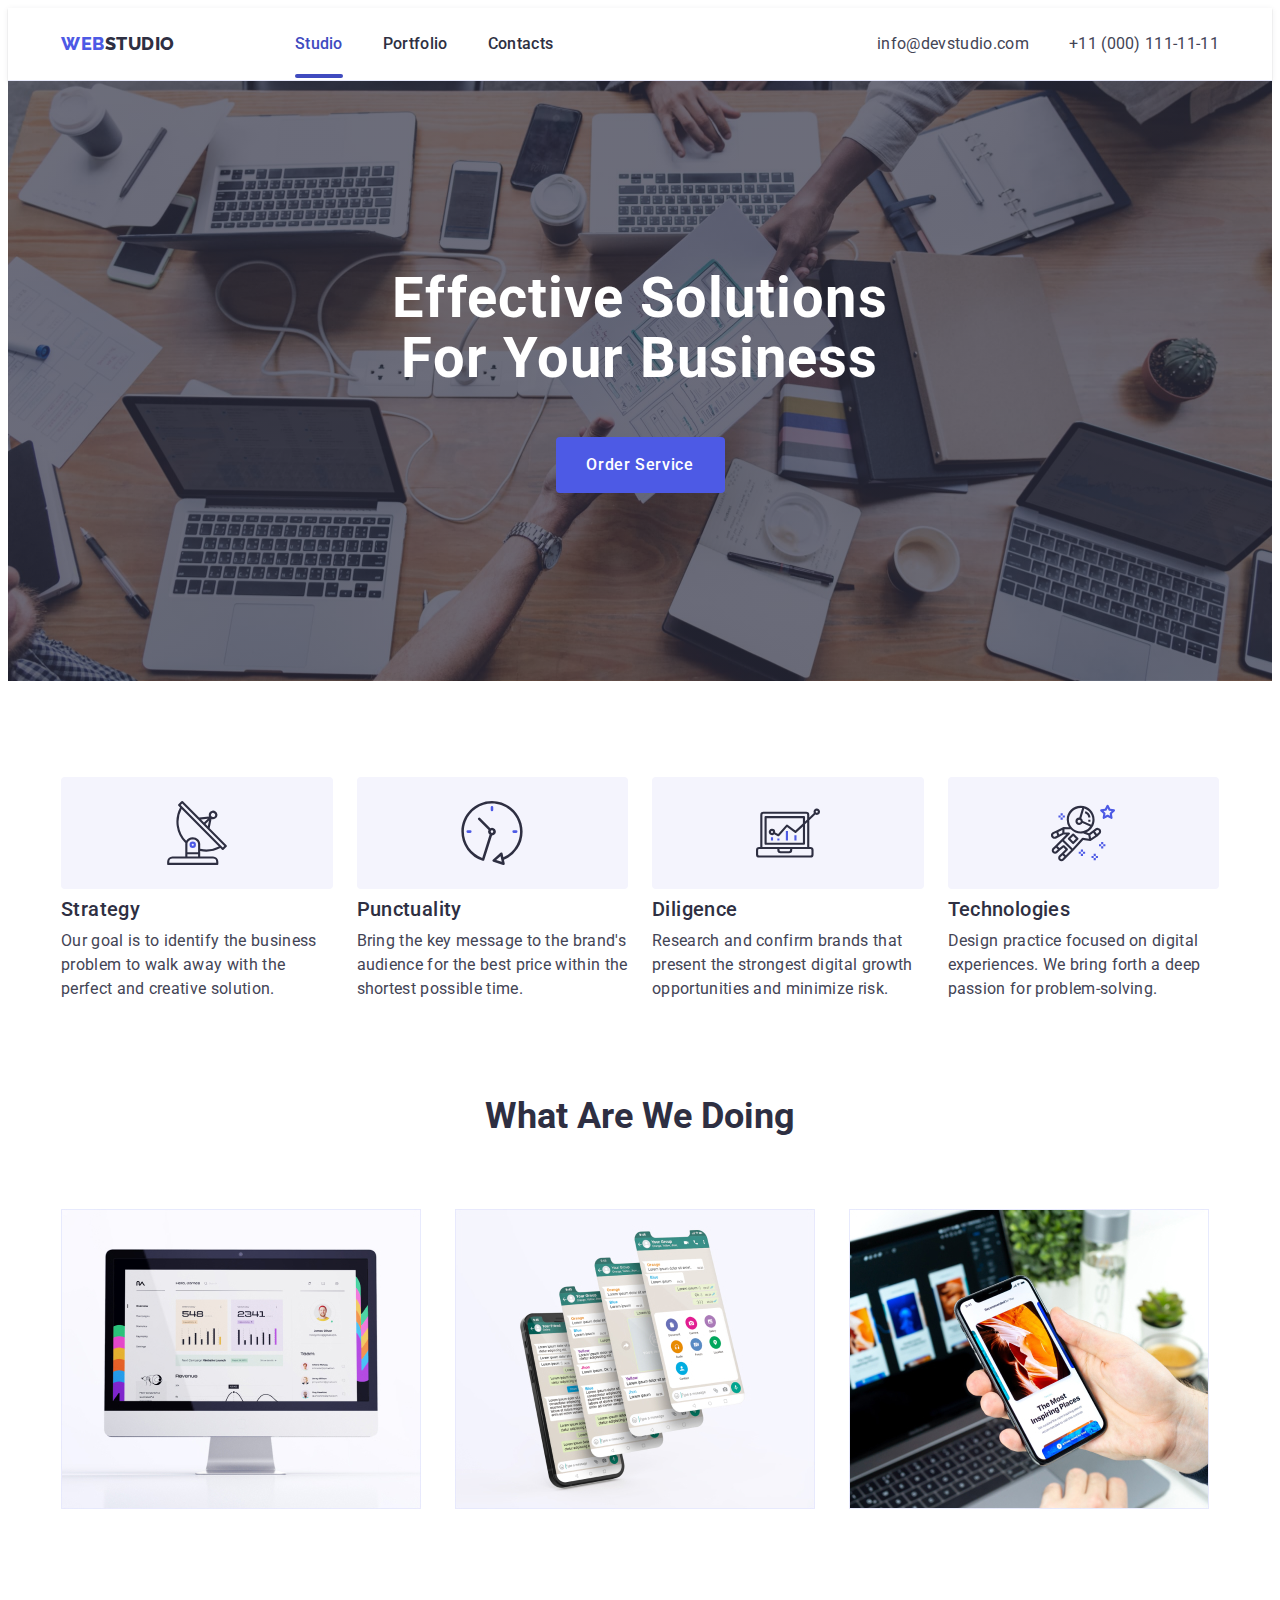
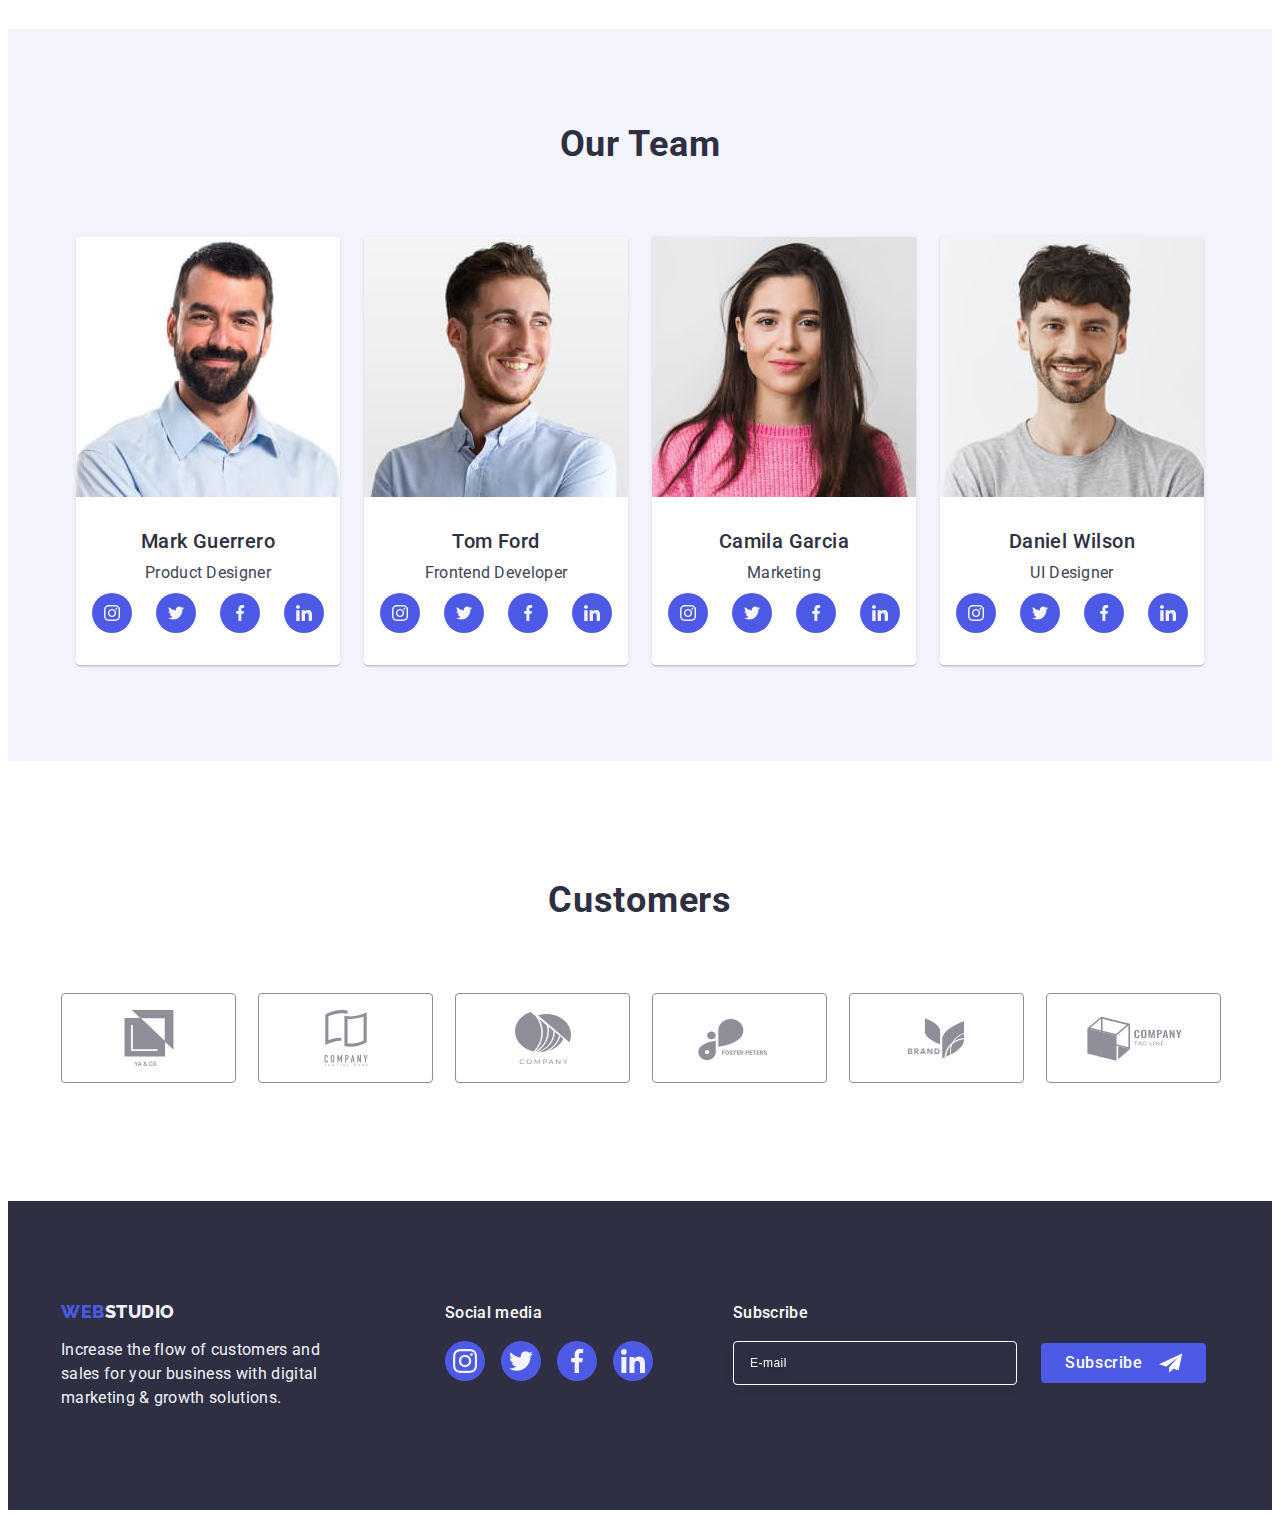
<file: index.html>
<!DOCTYPE html>
<html lang="en">
  <head>
    <meta charset="UTF-8" />
    <meta http-equiv="X-UA-Compatible" content="IE=edge" />
    <meta name="viewport" content="width=device-width, initial-scale=1.0" />
    <link rel="preconnect" href="https://fonts.googleapis.com" />
    <link rel="preconnect" href="https://fonts.gstatic.com" crossorigin />
    <link
      href="https://fonts.googleapis.com/css2?family=Raleway:wght@800&family=Roboto:wght@400;500;700&display=swap"
      rel="stylesheet"
    />
    <title>WebStudio</title>
    <link
      rel="stylesheet"
      href="https://cdnjs.cloudflare.com/ajax/libs/modern-normalize/2.0.0/modern-normalize.min.css"
      integrity="sha512-4xo8blKMVCiXpTaLzQSLSw3KFOVPWhm/TRtuPVc4WG6kUgjH6J03IBuG7JZPkcWMxJ5huwaBpOpnwYElP/m6wg=="
      crossorigin="anonymous"
      referrerpolicy="no-referrer"
    />
    <link rel="stylesheet" href="./css/styles.css" />
  </head>
  <body>
    <!-----------Header----------->
    <header class="header">
      <div class="container header-container">
        <nav class="header-navigation">
          <a href="./index.html" class="header-logo link"
            >Web<span class="header-span">Studio</span></a
          >
          <ul class="header-menu list">
            <li class="header-menu-item">
              <a href="./index.html" class="header-menu-link link current"
                >Studio</a
              >
            </li>
            <li class="header-menu-item">
              <a href="./portfolio.html" class="header-menu-link link"
                >Portfolio</a
              >
            </li>
            <li class="header-menu-item">
              <a href="" class="header-menu-link link">Contacts</a>
            </li>
          </ul>
        </nav>
        <address class="address">
          <ul class="address-list list">
            <li class="address-item">
              <a href="mailto:info@devstudio.com" class="address-link link"
                >info@devstudio.com</a
              >
            </li>
            <li class="address-item">
              <a href="tel:+110001111111" class="address-link link"
                >+11 (000) 111-11-11</a
              >
            </li>
          </ul>
        </address>
        <button type="button" class="open-menu-btn" data-menu-open>
          <svg class="icon-charm" width="32" height="22">
            <use href="./images/icons.svg#icon-charm-menu"></use>
          </svg>
        </button>
      </div>

      <div class="mob-menu is is-hidden" data-menu>
        <button type="button" class="mob-close-btn" data-menu-close>
          <svg class="" width="8" height="8">
            <use href="./images/icons.svg#icon-close"></use>
          </svg>
        </button>
        <ul class="mob-menu-list list">
          <li class="mob-menu-item">
            <a href="./index.html" class="mob-menu-link link current">Studio</a>
          </li>
          <li class="mob-menu-item">
            <a href="./portfolio.html" class="mob-menu-link link">Portfolio</a>
          </li>
          <li class="mob-menu-item">
            <a href="" class="mob-menu-link link">Contacts</a>
          </li>
        </ul>

        <ul class="mob-list list">
          <li class="mob-item">
            <a href="mailto:info@devstudio.com" class="mail-link link"
              >info@devstudio.com</a
            >
          </li>
          <li class="mob-item">
            <a href="tel:+110001111111" class="phone-link link"
              >+11 (000) 111-11-11</a
            >
          </li>
        </ul>

        <ul class="mob-social-list list">
          <li class="mob-social-icon">
            <a href="https://www.instagram.com/" class="mob-soc-network">
              <svg class="social-icon-item" width="16" height="16">
                <use href="./images/icons.svg#icon-instagram"></use>
              </svg>
            </a>
          </li>
          <li class="mob-social-icon">
            <a href="https://www.twitter.com/" class="mob-soc-network">
              <svg class="social-icon-item" width="16" height="16">
                <use href="./images/icons.svg#icon-twitter"></use>
              </svg>
            </a>
          </li>
          <li class="mob-social-icon">
            <a href="https://www.facebook.com/" class="mob-soc-network">
              <svg class="social-icon-item" width="16" height="16">
                <use href="./images/icons.svg#icon-facebook"></use>
              </svg>
            </a>
          </li>
          <li class="mob-social-icon">
            <a href="https://www.linkedin.com/" class="mob-soc-network">
              <svg class="social-icon-item" width="16" height="16">
                <use href="./images/icons.svg#icon-linkedin"></use>
              </svg>
            </a>
          </li>
        </ul>
      </div>
    </header>

    <main>
      <!-----------------Section: Hero------------->
      <section class="hero">
        <div class="container hero-container">
          <h1 class="hero-title">Effective Solutions For Your Business</h1>
          <button type="button" class="hero-btn" data-modal-open>
            Order Service
          </button>
        </div>
      </section>

      <!------------Section: About Us-------------->
      <section class="about">
        <div class="container">
          <h2 class="visually-hidden">Our preference</h2>
          <ul class="about-list list">
            <li class="about-item">
              <div class="icon-box">
                <svg class="about-icon" width="64" height="64">
                  <use href="./images/icons.svg#icon-antenna"></use>
                </svg>
              </div>
              <h3 class="about-subtitle">Strategy</h3>
              <p class="about-item-text">
                Our goal is to identify the business problem to walk away with
                the perfect and creative solution.
              </p>
            </li>
            <li class="about-item">
              <div class="icon-box">
                <svg class="about-icon" width="64" height="64">
                  <use href="./images/icons.svg#icon-clock"></use>
                </svg>
              </div>
              <h3 class="about-subtitle">Punctuality</h3>
              <p class="about-item-text">
                Bring the key message to the brand's audience for the best price
                within the shortest possible time.
              </p>
            </li>
            <li class="about-item">
              <div class="icon-box">
                <svg class="about-icon" width="64" height="64">
                  <use href="./images/icons.svg#icon-diagram"></use>
                </svg>
              </div>
              <h3 class="about-subtitle">Diligence</h3>
              <p class="about-item-text">
                Research and confirm brands that present the strongest digital
                growth opportunities and minimize risk.
              </p>
            </li>
            <li class="about-item">
              <div class="icon-box">
                <svg class="about-icon" width="64" height="64">
                  <use href="./images/icons.svg#icon-astronaut"></use>
                </svg>
              </div>
              <h3 class="about-subtitle">Technologies</h3>
              <p class="about-item-text">
                Design practice focused on digital experiences. We bring forth a
                deep passion for problem-solving.
              </p>
            </li>
          </ul>
        </div>
      </section>

      <!-------------Section: What Are We Doing------------->
      <section class="doing">
        <div class="container">
          <h2 class="doing-title">What Are We Doing</h2>
          <ul class="doing-list list">
            <li class="doing-item">
              <img
                srcset="./images/img-1.jpg 1x, ./images/img-1-2x.jpg 2x"
                src="./images/img-1.jpg"
                alt="example of PC app"
                width="360"
                height="300"
              />
            </li>
            <li class="doing-item">
              <img
                srcset="./images/img-2.jpg 1x, ./images/img-2-2x.jpg 2x"
                src="./images/img-2.jpg"
                alt="example of Mobile app"
                width="360"
                height="300"
              />
            </li>
            <li class="doing-item">
              <img
                srcset="./images/img-3.jpg 1x, ./images/img-3-2x.jpg 2x"
                src="./images/img-3.jpg"
                alt="example of sinchronized app"
                width="360"
                height="300"
              />
            </li>
          </ul>
        </div>
      </section>

      <!--------------Section: Our Team--------------->
      <section class="team">
        <div class="team-container container">
          <h2 class="team-title">Our Team</h2>
          <ul class="team-list list">
            <li class="team-item">
              <img
                srcset="./images/team-1.jpg 1x, ./images/team-1-2x.jpg 2x"
                src="./images/team-1.jpg"
                alt="photo of Mark Guerrero"
                width="264"
                height="260"
              />
              <div class="team-item-container">
                <h3 class="team-subtitle">Mark Guerrero</h3>
                <p class="team-item-text">Product Designer</p>
                <ul class="social-list list">
                  <li class="social-icon">
                    <a href="https://www.instagram.com/" class="soc-network">
                      <svg class="social-icon-item" width="16" height="16">
                        <use href="./images/icons.svg#icon-instagram"></use>
                      </svg>
                    </a>
                  </li>
                  <li class="social-icon">
                    <a href="https://www.twitter.com/" class="soc-network">
                      <svg class="social-icon-item" width="16" height="16">
                        <use href="./images/icons.svg#icon-twitter"></use>
                      </svg>
                    </a>
                  </li>
                  <li class="social-icon">
                    <a href="https://www.facebook.com/" class="soc-network">
                      <svg class="social-icon-item" width="16" height="16">
                        <use href="./images/icons.svg#icon-facebook"></use>
                      </svg>
                    </a>
                  </li>
                  <li class="social-icon">
                    <a href="https://www.linkedin.com/" class="soc-network">
                      <svg class="social-icon-item" width="16" height="16">
                        <use href="./images/icons.svg#icon-linkedin"></use>
                      </svg>
                    </a>
                  </li>
                </ul>
              </div>
            </li>

            <li class="team-item">
              <img
                srcset="./images/team-2.jpg 1x, ./images/team-2-2x.jpg 2x"
                src="./images/team-2.jpg"
                alt="photo of Tom Ford"
                width="264"
                height="260"
              />
              <div class="team-item-container">
                <h3 class="team-subtitle">Tom Ford</h3>
                <p class="team-item-text">Frontend Developer</p>
                <ul class="social-list list">
                  <li class="social-icon">
                    <a href="https://www.instagram.com/" class="soc-network">
                      <svg class="social-icon-item" width="16" height="16">
                        <use href="./images/icons.svg#icon-instagram"></use>
                      </svg>
                    </a>
                  </li>
                  <li class="social-icon">
                    <a href="https://www.twitter.com/" class="soc-network">
                      <svg class="social-icon-item" width="16" height="16">
                        <use href="./images/icons.svg#icon-twitter"></use>
                      </svg>
                    </a>
                  </li>
                  <li class="social-icon">
                    <a href="https://www.facebook.com/" class="soc-network">
                      <svg class="social-icon-item" width="16" height="16">
                        <use href="./images/icons.svg#icon-facebook"></use>
                      </svg>
                    </a>
                  </li>
                  <li class="social-icon">
                    <a href="https://www.linkedin.com/" class="soc-network">
                      <svg class="social-icon-item" width="16" height="16">
                        <use href="./images/icons.svg#icon-linkedin"></use>
                      </svg>
                    </a>
                  </li>
                </ul>
              </div>
            </li>

            <li class="team-item">
              <img
                srcset="./images/team-3.jpg 1x, ./images/team-3-2x.jpg 2x"
                src="./images/team-3.jpg"
                alt="photo of Camila Garcia"
                width="264"
                height="260"
              />
              <div class="team-item-container">
                <h3 class="team-subtitle">Camila Garcia</h3>
                <p class="team-item-text">Marketing</p>
                <ul class="social-list list">
                  <li class="social-icon">
                    <a href="https://www.instagram.com/" class="soc-network">
                      <svg class="social-icon-item" width="16" height="16">
                        <use href="./images/icons.svg#icon-instagram"></use>
                      </svg>
                    </a>
                  </li>
                  <li class="social-icon">
                    <a href="https://www.twitter.com/" class="soc-network">
                      <svg class="social-icon-item" width="16" height="16">
                        <use href="./images/icons.svg#icon-twitter"></use></svg
                    ></a>
                  </li>
                  <li class="social-icon">
                    <a href="https://www.facebook.com/" class="soc-network">
                      <svg class="social-icon-item" width="16" height="16">
                        <use href="./images/icons.svg#icon-facebook"></use>
                      </svg>
                    </a>
                  </li>
                  <li class="social-icon">
                    <a href="https://www.linkedin.com/" class="soc-network">
                      <svg class="social-icon-item" width="16" height="16">
                        <use href="./images/icons.svg#icon-linkedin"></use>
                      </svg>
                    </a>
                  </li>
                </ul>
              </div>
            </li>

            <li class="team-item">
              <img
                srcset="./images/team-4.jpg 1x, ./images/team-4-2x.jpg 2x"
                src="./images/team-4.jpg"
                alt="photo of Daniel Wilson"
                width="264"
                height="260"
              />
              <div class="team-item-container">
                <h3 class="team-subtitle">Daniel Wilson</h3>
                <p class="team-item-text">UI Designer</p>
                <ul class="social-list list">
                  <li class="social-icon">
                    <a href="https://www.instagram.com/" class="soc-network">
                      <svg class="social-icon-item" width="16" height="16">
                        <use href="./images/icons.svg#icon-instagram"></use>
                      </svg>
                    </a>
                  </li>
                  <li class="social-icon">
                    <a href="https://www.twitter.com/" class="soc-network">
                      <svg class="social-icon-item" width="16" height="16">
                        <use href="./images/icons.svg#icon-twitter"></use>
                      </svg>
                    </a>
                  </li>
                  <li class="social-icon">
                    <a href="https://www.facebook.com/" class="soc-network">
                      <svg class="social-icon-item" width="16" height="16">
                        <use href="./images/icons.svg#icon-facebook"></use>
                      </svg>
                    </a>
                  </li>
                  <li class="social-icon">
                    <a href="https://www.linkedin.com/" class="soc-network">
                      <svg class="social-icon-item" width="16" height="16">
                        <use href="./images/icons.svg#icon-linkedin"></use>
                      </svg>
                    </a>
                  </li>
                </ul>
              </div>
            </li>
          </ul>
        </div>
      </section>

      <!-------------Section:Customers------------->
      <section class="customers">
        <div class="container">
          <h2 class="customers-title">Customers</h2>
          <ul class="customers-list list">
            <li class="customers-item">
              <a class="customers-link" href="">
                <svg class="customer-icon" width="104" height="56">
                  <use href="./images/icons.svg#icon-customers-1"></use>
                </svg>
              </a>
            </li>
            <li class="customers-item">
              <a class="customers-link" href="">
                <svg class="customer-icon" width="104" height="56">
                  <use href="./images/icons.svg#icon-customers-2"></use>
                </svg>
              </a>
            </li>
            <li class="customers-item">
              <a class="customers-link" href="">
                <svg class="customer-icon" width="104" height="56">
                  <use href="./images/icons.svg#icon-customers-3"></use>
                </svg>
              </a>
            </li>
            <li class="customers-item">
              <a class="customers-link" href="">
                <svg class="customer-icon" width="104" height="56">
                  <use href="./images/icons.svg#icon-customers-4"></use>
                </svg>
              </a>
            </li>
            <li class="customers-item">
              <a class="customers-link" href="">
                <svg class="customer-icon" width="104" height="56">
                  <use href="./images/icons.svg#icon-customers-5"></use>
                </svg>
              </a>
            </li>
            <li class="customers-item">
              <a class="customers-link" href="">
                <svg class="customer-icon" width="104" height="56">
                  <use href="./images/icons.svg#icon-customers-6"></use>
                </svg>
              </a>
            </li>
          </ul>
        </div>
      </section>
    </main>

    <!---------------------Footer--------------------->
    <footer class="footer">
      <div class="footer-container container">
        <div class="footer-logo-container">
          <a href="./index.html" class="footer-logo link"
            >Web<span class="footer-span">Studio</span></a
          >
          <p class="footer-text">
            Increase the flow of customers and sales for your business with
            digital marketing & growth solutions.
          </p>
        </div>

        <div class="footer-soc-container">
          <p class="footer-soc-text">Social media</p>
          <ul class="footer-list list">
            <li class="footer-icon">
              <a href="https://www.instagram.com/" class="soc-network-footer">
                <svg class="footer-icon-item" width="24" height="24">
                  <use href="./images/icons.svg#icon-instagram"></use>
                </svg>
              </a>
            </li>
            <li class="footer-icon">
              <a href="https://www.twitter.com/" class="soc-network-footer">
                <svg class="footer-icon-item" width="24" height="24">
                  <use href="./images/icons.svg#icon-twitter"></use>
                </svg>
              </a>
            </li>
            <li class="footer-icon">
              <a href="https://www.facebook.com/" class="soc-network-footer">
                <svg class="footer-icon-item" width="24" height="24">
                  <use href="./images/icons.svg#icon-facebook"></use>
                </svg>
              </a>
            </li>
            <li class="footer-icon">
              <a href="https://www.linkedin.com/" class="soc-network-footer">
                <svg class="footer-icon-item" width="24" height="24">
                  <use href="./images/icons.svg#icon-linkedin"></use>
                </svg>
              </a>
            </li>
          </ul>
        </div>

        <div class="subscribe-box">
          <p class="footer-soc-text">Subscribe</p>
          <form class="subscribe-form">
            <label class="subscribe-label">
              <input
                name="email-subscribe"
                type="email"
                placeholder="E-mail"
                class="subscribe-input"
              />
            </label>
            <button type="submit" class="subscribe-button">
              Subscribe<svg class="subscribe-frame-icon" width="24" height="24">
                <use href="./images/icons.svg#icon-frame"></use>
              </svg>
            </button>
          </form>
        </div>
      </div>
    </footer>

    <!-----------------Modal window------------------->
    <div class="modal-container is-hidden" data-modal>
      <div class="modal-window">
        <button type="button" data-modal-close class="modal-close-btn">
          <svg class="icon-close" width="8" height="8">
            <use href="./images/icons.svg#icon-close"></use>
          </svg>
        </button>
        <p class="modal-title">Leave your contacts and we will call you back</p>
        <form class="modal-form">
          <div class="modal-field">
            <label for="user-name" class="modal-label">Name</label>
            <div class="input-wrap">
              <input
                id="user-name"
                name="user-name"
                type="text"
                class="modal-input"
                required
              />
              <svg class="modal-icon" width="18" height="24">
                <use href="./images/icons.svg#icon-person-icon"></use>
              </svg>
            </div>
          </div>

          <div class="modal-field">
            <label for="user-tel" class="modal-label">Phone</label>
            <div class="input-wrap">
              <input
                id="user-tel"
                name="user-tel"
                type="tel"
                class="modal-input"
                required
              />
              <svg class="modal-icon" width="18" height="24">
                <use href="./images/icons.svg#icon-phone-icon"></use>
              </svg>
            </div>
          </div>

          <div class="modal-field">
            <label for="user-email" class="modal-label">Email</label>
            <div class="input-wrap">
              <input
                id="user-email"
                name="user-email"
                type="email"
                class="modal-input"
                required
              />
              <svg class="modal-icon" width="18" height="24">
                <use href="./images/icons.svg#icon-email-icon"></use>
              </svg>
            </div>
          </div>

          <div class="modal-textarea-box">
            <label for="user-comment" class="modal-label">Comment</label>
            <textarea
              id="user-comment"
              name="user-comment"
              placeholder="Text input"
              class="modal-textarea"
            ></textarea>
          </div>

          <div class="modal-checkbox">
            <input
              type="checkbox"
              name="user-privacy"
              id="user-privacy"
              class="input-check visually-hidden"
              value="true"
            />
            <label for="user-privacy" class="check-text"
              ><span class="check-text-span">
                <svg class="icon-vector" width="10" height="8">
                  <use href="./images/icons.svg#icon-vector"></use></svg></span
              >I accept the terms and conditions of the
              <a href="" class="link user-privacy-link">Privacy Policy</a>
            </label>
          </div>

          <button type="submit" class="modal-button">Send</button>
        </form>
      </div>
    </div>
    <script src="./js/modal.js"></script>
    <script src="./js/mobile-menu.js"></script>
  </body>
</html>
</file>
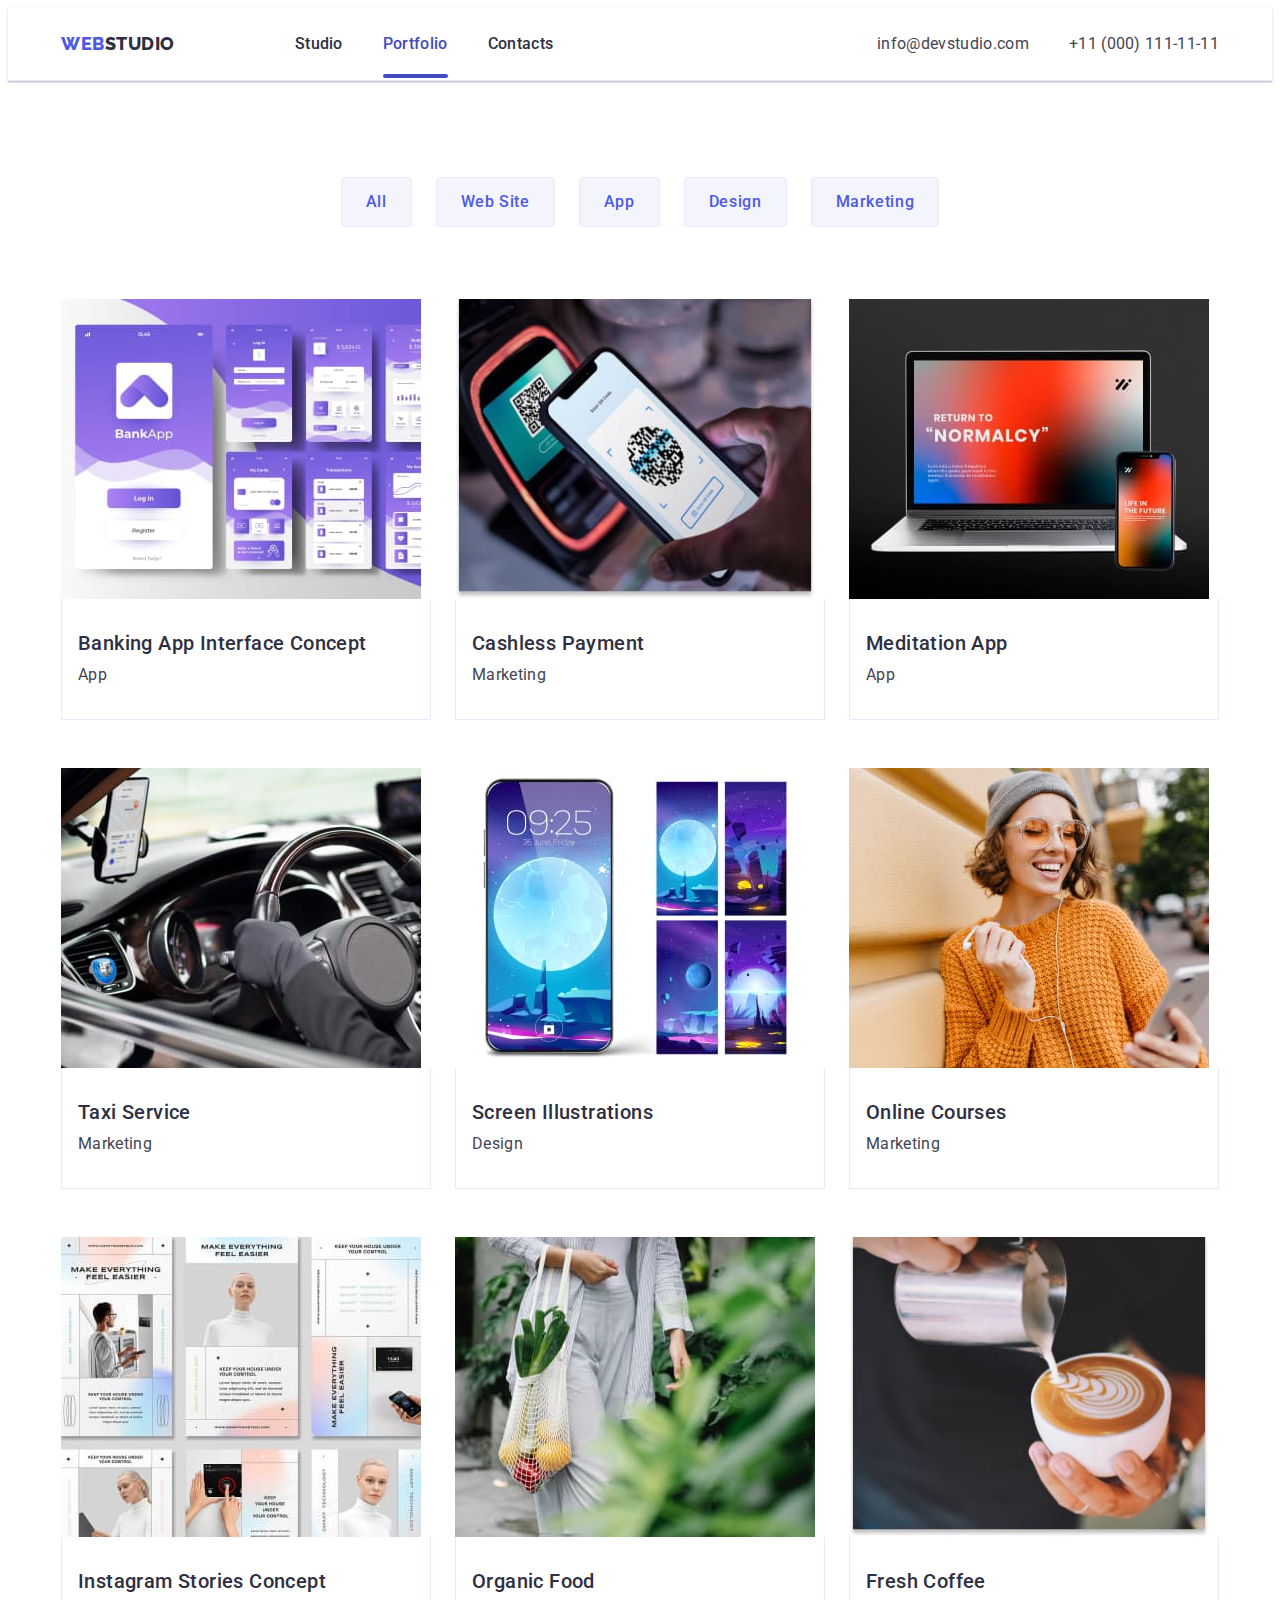
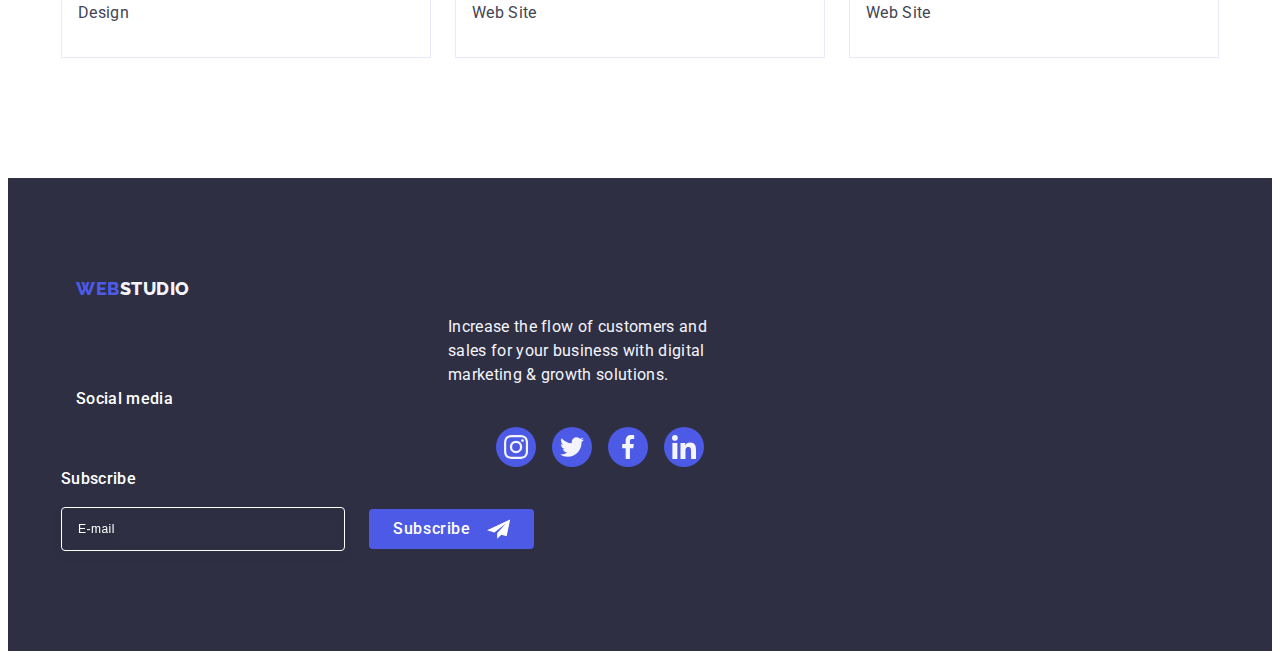
<file: portfolio.html>
<!DOCTYPE html>
<html lang="en">
  <head>
    <meta charset="UTF-8" />
    <meta http-equiv="X-UA-Compatible" content="IE=edge" />
    <meta name="viewport" content="width=device-width, initial-scale=1.0" />
    <link rel="preconnect" href="https://fonts.googleapis.com" />
    <link rel="preconnect" href="https://fonts.gstatic.com" crossorigin />
    <link
      href="https://fonts.googleapis.com/css2?family=Raleway:wght@800&family=Roboto:wght@400;500;700&display=swap"
      rel="stylesheet"
    />
    <title>Portfolio</title>
    <link
      rel="stylesheet"
      href="https://cdnjs.cloudflare.com/ajax/libs/modern-normalize/2.0.0/modern-normalize.min.css"
      integrity="sha512-4xo8blKMVCiXpTaLzQSLSw3KFOVPWhm/TRtuPVc4WG6kUgjH6J03IBuG7JZPkcWMxJ5huwaBpOpnwYElP/m6wg=="
      crossorigin="anonymous"
      referrerpolicy="no-referrer"
    />
    <link rel="stylesheet" href="./css/styles.css" />
  </head>
  <body>
    <!-----------------Header---------------->
    <header class="header">
      <div class="container header-container">
        <nav class="header-navigation">
          <a href="./index.html" class="header-logo link"
            >Web<span class="header-span">Studio</span></a
          >
          <ul class="header-menu list">
            <li class="header-menu-item">
              <a href="./index.html" class="header-menu-link link">Studio</a>
            </li>
            <li class="header-menu-item">
              <a href="./portfolio.html" class="header-menu-link link current"
                >Portfolio</a
              >
            </li>
            <li class="header-menu-item">
              <a href="" class="header-menu-link link">Contacts</a>
            </li>
          </ul>
        </nav>
        <address class="address">
          <ul class="address-list list">
            <li class="address-item">
              <a href="mailto:info@devstudio.com" class="address-link link"
                >info@devstudio.com</a
              >
            </li>
            <li class="address-item">
              <a href="tel:+110001111111" class="address-link link"
                >+11 (000) 111-11-11</a
              >
            </li>
          </ul>
        </address>
      </div>
    </header>
    <main>
      <!---------------Section of buttons--------------->
      <section class="section-list">
        <div class="container">
          <h1 class="visually-hidden">Portfolio</h1>

          <ul class="btn-list list">
            <li class="btn-item">
              <button type="button" class="btn">All</button>
            </li>
            <li class="btn-item">
              <button type="button" class="btn">Web Site</button>
            </li>
            <li class="btn-item">
              <button type="button" class="btn">App</button>
            </li>
            <li class="btn-item">
              <button type="button" class="btn">Design</button>
            </li>
            <li class="btn-item">
              <button type="button" class="btn">Marketing</button>
            </li>
          </ul>

          <ul class="info-list list">
            <li class="info-item">
              <a href="" class="portfolio-link link">
                <div class="image-container">
                  <img
                    src="./images/portfolio-1.jpg"
                    alt="example of bank app"
                    width="360"
                    height="300"
                  />

                  <p class="text-overlay">
                    14 Stylish and User-Friendly App Design Concepts · Task
                    Manager App · Calorie Tracker App · Exotic Fruit Ecommerce
                    App · Cloud Storage App
                  </p>
                </div>
                <div class="info-container">
                  <h2 class="info-subtitle">Banking App Interface Concept</h2>
                  <p class="info-item-text">App</p>
                </div>
              </a>
            </li>

            <li class="info-item">
              <a href="" class="portfolio-link link">
                <div class="image-container">
                  <img
                    src="./images/porfolio-2.jpg"
                    alt="example of using QR code"
                    width="360"
                    height="300"
                  />

                  <p class="text-overlay">
                    14 Stylish and User-Friendly App Design Concepts · Task
                    Manager App · Calorie Tracker App · Exotic Fruit Ecommerce
                    App · Cloud Storage App
                  </p>
                </div>

                <div class="info-container">
                  <h2 class="info-subtitle">Cashless Payment</h2>
                  <p class="info-item-text">Marketing</p>
                </div></a
              >
            </li>
            <li class="info-item">
              <a href="" class="portfolio-link link">
                <div class="image-container">
                  <img
                    src="./images/portfolio-3.jpg"
                    alt="open app on phone and laptop"
                    width="360"
                    height="300"
                  />

                  <p class="text-overlay">
                    14 Stylish and User-Friendly App Design Concepts · Task
                    Manager App · Calorie Tracker App · Exotic Fruit Ecommerce
                    App · Cloud Storage App
                  </p>
                </div>

                <div class="info-container">
                  <h2 class="info-subtitle">Meditation App</h2>
                  <p class="info-item-text">App</p>
                </div></a
              >
            </li>
            <li class="info-item">
              <a href="" class="portfolio-link link">
                <div class="image-container">
                  <img
                    src="./images/porfolio-4.jpg"
                    alt="using phone app during the road"
                    width="360"
                    height="300"
                  />
                  <p class="text-overlay">
                    14 Stylish and User-Friendly App Design Concepts · Task
                    Manager App · Calorie Tracker App · Exotic Fruit Ecommerce
                    App · Cloud Storage App
                  </p>
                </div>

                <div class="info-container">
                  <h2 class="info-subtitle">Taxi Service</h2>
                  <p class="info-item-text">Marketing</p>
                </div></a
              >
            </li>
            <li class="info-item">
              <a href="" class="portfolio-link link">
                <div class="image-container">
                  <img
                    src="./images/portfolio-5.jpg"
                    alt="wallpaper on the phone"
                    width="360"
                    height="300"
                  />

                  <p class="text-overlay">
                    14 Stylish and User-Friendly App Design Concepts · Task
                    Manager App · Calorie Tracker App · Exotic Fruit Ecommerce
                    App · Cloud Storage App
                  </p>
                </div>

                <div class="info-container">
                  <h2 class="info-subtitle">Screen Illustrations</h2>
                  <p class="info-item-text">Design</p>
                </div></a
              >
            </li>
            <li class="info-item">
              <a href="" class="portfolio-link link">
                <div class="image-container">
                  <img
                    src="./images/portfolio-6.jpg"
                    alt="happy women with the phone"
                    width="360"
                    height="300"
                  />

                  <p class="text-overlay">
                    14 Stylish and User-Friendly App Design Concepts · Task
                    Manager App · Calorie Tracker App · Exotic Fruit Ecommerce
                    App · Cloud Storage App
                  </p>
                </div>

                <div class="info-container">
                  <h2 class="info-subtitle">Online Courses</h2>
                  <p class="info-item-text">Marketing</p>
                </div></a
              >
            </li>
            <li class="info-item">
              <a href="" class="portfolio-link link">
                <div class="image-container">
                  <img
                    src="./images/portfolio-7.jpg"
                    alt="some concept of instagram stories"
                    width="360"
                    height="300"
                  />

                  <p class="text-overlay">
                    14 Stylish and User-Friendly App Design Concepts · Task
                    Manager App · Calorie Tracker App · Exotic Fruit Ecommerce
                    App · Cloud Storage App
                  </p>
                </div>

                <div class="info-container">
                  <h2 class="info-subtitle">Instagram Stories Concept</h2>
                  <p class="info-item-text">Design</p>
                </div></a
              >
            </li>
            <li class="info-item">
              <a href="" class="portfolio-link link">
                <div class="image-container">
                  <img
                    src="./images/portfolio-8.jpg"
                    alt="women with a pocket of groceries"
                    width="360"
                    height="300"
                  />

                  <p class="text-overlay">
                    14 Stylish and User-Friendly App Design Concepts · Task
                    Manager App · Calorie Tracker App · Exotic Fruit Ecommerce
                    App · Cloud Storage App
                  </p>
                </div>

                <div class="info-container">
                  <h2 class="info-subtitle">Organic Food</h2>
                  <p class="info-item-text">Web Site</p>
                </div></a
              >
            </li>
            <li class="info-item">
              <a href="" class="portfolio-link link">
                <div class="image-container">
                  <img
                    src="./images/portfolio-9.jpg"
                    alt="drawing on a cup of coffee"
                    width="360"
                    height="300"
                  />

                  <p class="text-overlay">
                    14 Stylish and User-Friendly App Design Concepts · Task
                    Manager App · Calorie Tracker App · Exotic Fruit Ecommerce
                    App · Cloud Storage App
                  </p>
                </div>

                <div class="info-container">
                  <h2 class="info-subtitle">Fresh Coffee</h2>
                  <p class="info-item-text">Web Site</p>
                </div></a
              >
            </li>
          </ul>
        </div>
      </section>
    </main>

    <!--Footer-->
    <footer class="footer">
      <div class="container footer-container">
        <div class="footer-logo-container container">
          <a href="./index.html" class="footer-logo link"
            >Web<span class="footer-span">Studio</span></a
          >
          <p class="footer-text">
            Increase the flow of customers and sales for your business with
            digital marketing & growth solutions.
          </p>
        </div>
        <div class="footer-soc-container container">
          <p class="footer-soc-text">Social media</p>
          <ul class="footer-list list">
            <li class="footer-icon">
              <a href="https://www.instagram.com/" class="soc-network-footer">
                <svg class="footer-icon-item" width="24" height="24">
                  <use href="./images/icons.svg#icon-instagram"></use>
                </svg>
              </a>
            </li>
            <li class="footer-icon">
              <a href="https://www.twitter.com/" class="soc-network-footer">
                <svg class="footer-icon-item" width="24" height="24">
                  <use href="./images/icons.svg#icon-twitter"></use>
                </svg>
              </a>
            </li>
            <li class="footer-icon">
              <a href="https://www.facebook.com/" class="soc-network-footer">
                <svg class="footer-icon-item" width="24" height="24">
                  <use href="./images/icons.svg#icon-facebook"></use>
                </svg>
              </a>
            </li>
            <li class="footer-icon">
              <a href="https://www.linkedin.com/" class="soc-network-footer">
                <svg class="footer-icon-item" width="24" height="24">
                  <use href="./images/icons.svg#icon-linkedin"></use>
                </svg>
              </a>
            </li>
          </ul>
        </div>
        <div class="subscribe-box">
          <p class="footer-soc-text">Subscribe</p>
          <form class="subscribe-form">
            <label class="subscribe-label">
              <input
                name="email-subscribe"
                type="email"
                placeholder="E-mail"
                class="subscribe-input"
              />
            </label>
            <button type="submit" class="subscribe-button">
              Subscribe<svg class="subscribe-frame-icon" width="24" height="24">
                <use href="./images/icons.svg#icon-frame"></use>
              </svg>
            </button>
          </form>
        </div>
      </div>
    </footer>
    <script src="./js/modal.js"></script>
  </body>
</html>
</file>
<file: css/styles.css>
:root {
    --title-color: #2E2F42;
    --main-text-color: #434455;
    --second-text-color: #ffffff;
    --focus-color: #404BBF;
    --button-color: #4D5AE5;
    --second-bc-color: #F4F4FD;
}

body {
    font-family: 'Roboto',
        sans-serif;
    color: var(--main-text-color);
    background-color: #FFFFFF;
}


p,
h1,
h2,
h3,
h4,
h5,
h6 {
    margin-top: 0;
    margin-bottom: 0;
}



img {
    display: block;
}

.link {
    text-decoration: none;
}


.list {
    list-style-type: none;
    margin-top: 0;
    margin-bottom: 0;
    padding-left: 0;
}

.container {
    max-width: 426px;
    width: 100%;
    padding: 0 15px;
    margin: 0 auto;
}

/*--------------------Header--------------------*/


.header {
    padding-top: 24px;
    padding-bottom: 24px;
    border-bottom: 1px solid #e7e9fc;
    box-shadow: 0px 2px 1px rgba(46, 47, 66, 0.08),
        0px 1px 1px rgba(46, 47, 66, 0.16),
        0px 1px 6px rgba(46, 47, 66, 0.08);
}

.header-container {
    display: flex;
    align-items: center;
}


.header-navigation {
    display: flex;
    align-items: center;
}


.header-logo {
    font-family: 'Raleway', sans-serif;
    font-weight: 800;
    font-size: 18px;
    line-height: 1.17;
    letter-spacing: 0.03em;
    color: var(--button-color);
    text-transform: uppercase;
    display: flex;
    align-items: center;
    margin-right: auto;
    margin-right: 76px;
}

.header-logo span {
    color: var(--title-color);
}


.header-menu {
    display: none;

    /* display: flex; */
    gap: 40px;
}


.header-menu-item {}


.header-menu-link {
    font-weight: 500;
    font-size: 16px;
    line-height: 1.5;
    color: var(--title-color);
    letter-spacing: 0.02em;
    padding: 24px 0;
    position: relative;
    transition: color 250ms cubic-bezier(0.4, 0, 0.2, 1);
}


/* .current {
    color: var(--focus-color);
}

.current::after {
    content: "";
    position: absolute;
    left: 0;
    bottom: -1px;
    height: 4px;
    background-color: var(--focus-color);
    border-radius: 2px;
    display: block;
    width: 100%;
} */

.header-menu-link:hover,
.header-menu-link:focus {
    color: var(--focus-color);
}


.address {
    font-style: normal;
    margin-left: auto;
}


.address-list {
    display: none;

    /* display: flex; */
    gap: 40px;
}


.address-item {}


.address-link {
    font-size: 16px;
    line-height: 1.5;
    letter-spacing: 0.02em;
    color: var(--main-text-color);
    transition: color 250ms cubic-bezier(0.4, 0, 0.2, 1);

}


.address-link:hover,
.address-link:focus {
    color: var(--focus-color);
}

.icon-charm{
    stroke: #2E2F42;
}

.open-menu-btn{
    border: none;
    background-color: transparent;
    cursor: pointer;
}

.mob-menu{
    position: fixed;
    top: 0;
    z-index: 2;
    width: 100%;
    height: 100%;
    background-color: #fff;
    padding: 24px 24px 40px 40px;
    display: flex;
    flex-direction: column;
    justify-content: space-around;
    overflow: auto;
}

.mob-menu-list{
    padding-top: 56px;
    margin-bottom: auto;
}

.mob-menu-item:not(:last-child){
    margin-bottom: 40px;
}

.mob-menu-link{
    font-size: 36px;
    font-weight: 700;
    line-height: 1.11; 
    letter-spacing: 0.072px;
    text-transform: capitalize;
    color: var(--title-color);
}
.mob-menu-link.current{
    color: var(--focus-color);
}
.mob-close-btn{
    position: absolute;
    top: 24px;
    right: 24px;
    width: 24px;
    height: 24px;
    border-radius: 50%;
    display: flex;
    align-items: center;
    justify-content: center;
    background-color: #e7e9fc;
    border: 1px solid rgba(0, 0, 0, 0.1);
    padding: 0;
    cursor: pointer;
    transition: background-color 250ms cubic-bezier(0.4, 0, 0.2, 1), border 250ms cubic-bezier(0.4, 0, 0.2, 1);
    margin-bottom: 32px;
}

.mob-list{
    display: flex;
    flex-direction: column-reverse;
    margin-bottom: 48px;
}

.mob-item:not(:first-child){
    margin-bottom: 40px;
}

.phone-link{
    font-size: 36px;
    font-weight: 700;
    line-height: 1.11; 
    letter-spacing: 0.72px;
    text-transform: capitalize;
    color: var(--button-color);
}

.mail-link{
    font-size: 20px;
    font-weight: 500;
    line-height: 1.2;
    letter-spacing: 0.4px;
    color: var(--main-text-color);
}

.mob-social-list {
    display: flex;
    /* justify-content: space-between; */
    /* justify-content: center; */
    gap: 56px;
    padding-right: 36px;
}


.mob-social-icon {
    width: 40px;
    height: 40px;
}


.mob-soc-network {
    max-width: 100%;
    width: 100%;
    height: 100%;
    background-color: var(--button-color);
    border-radius: 50%;
    display: flex;
    align-items: center;
    justify-content: center;
    transition: background-color 250ms cubic-bezier(0.4, 0, 0.2, 1);
}

.mob-soc-network:hover,
.mob-soc-network:focus {
    background-color: var(--focus-color);
}

/*------------------Section: Hero-----------------*/

.hero {
    /* padding: 188px 0; */
    padding: 112px 0;
    background-color: var(--title-color);
    background-image: linear-gradient(to bottom,
            rgba(46, 47, 66, 0.7),
            rgba(46, 47, 66, 0.7)), url(../images/bg-image-mob.jpg);
    background-repeat: no-repeat;
    background-position: center;
    background-size: cover;
    max-width: 428px;
    /* max-width: 1440px; */
    margin: 0 auto;
}


@media (min-device-pixel-ratio: 2),
(min-resolution: 192dpi),
(min-resolution: 2dppx) {
    .hero{
        background-image: linear-gradient(to bottom,
        rgba(46, 47, 66, 0.7),
        rgba(46, 47, 66, 0.7)), url(../images/bg-image-mob-2x.jpg);
    }
}

.hero-container {}


.hero-title {
    font-weight: 700;
    font-size: 36px;
    /* font-size: 56px; */
    line-height: 1.07;
    text-align: center;
    color: var(--second-text-color);
    letter-spacing: 0.02em;
    /* margin-bottom: 48px; */
    margin-bottom: 72px;
    /* max-width: 496px; */
    max-width: 320px;
    margin-left: auto;
    margin-right: auto;
}


.hero-btn {
    min-width: 169px;
    height: 56px;
    font-family: inherit;
    font-weight: 500;
    font-size: 16px;
    line-height: 1.5;
    letter-spacing: 0.04em;
    color: var(--second-text-color);
    cursor: pointer;
    background-color: var(--button-color);
    border-radius: 4px;
    border: none;
    margin-left: auto;
    margin-right: auto;
    display: block;
    align-items: center;
    transition: background-color 250ms cubic-bezier(0.4, 0, 0.2, 1);
}



.hero-btn:hover,
.hero-btn:focus {
    background-color: var(--focus-color);
}

/*--------------Section: About us-------------*/
.about {
    padding: 96px 0;
}


.visually-hidden {
    position: absolute;
    width: 1px;
    height: 1px;
    margin: -1px;
    border: 0;
    padding: 0;
    white-space: nowrap;
    clip-path: inset(100%);
    clip: rect(0 0 0 0);
    overflow: hidden;
}

.about-icon{
    display: none;
}

/* .icon-box {
    display: flex;
    align-items: center;
    background-color: var(--second-bc-color);
    border-radius: 4px;
    height: 112px;
    justify-content: center;
    margin-bottom: 8px;
    display: none;
} */

.about-list {
    display: flex;
    gap: 72px;
    flex-wrap: wrap;
    
}

.about-item {
    /* width: calc((100% - 72px) / 4); */
    width: 100%;
}

/* .about-item:not(:last-child){
    margin-bottom: 72px;
} */

.about-subtitle {
    font-size: 36px;
    font-weight: 700;
    line-height: 40px;
    letter-spacing: 0.72px;
    text-transform: capitalize;

    /* font-weight: 500;
    font-size: 20px;
    line-height: 1.2;
    letter-spacing: 0.02em; */
    color: var(--title-color);
    margin-bottom: 8px;
    text-align: center;
}


.about-item-text {
    font-weight: 500;

    font-size: 16px;
    line-height: 1.5;
    letter-spacing: 0.02em;
    color: var(--main-text-color);
}

/* ---------------Section: Doing---------------*/

.doing {
    padding-bottom: 120px;
    display: none;
    
}


.doing-title {
    font-weight: 700;
    font-size: 36px;
    line-height: 1.11;
    color: var(--title-color);
    text-align: center;
    text-transform: capitalize;
    margin-bottom: 72px;
}

.doing-list {
    display: flex;
    gap: 24px;
}


.doing-item {
    width: calc((100% - 48px)/3);
}

/*-----------------Section: Team-----------------*/

.team {
    background-color: var(--second-bc-color);
    /* padding: 120px 0; */
    padding: 96px 0;
}



.team-container {
    background-color: var(--second-bc-color);
    /* padding: 32px 16px; */
}



.social-icon-item {
    fill: #f4f4fd;
}



.social-list {
    display: flex;
    justify-content: center;
    gap: 24px;
}


.social-icon {
    width: 40px;
    height: 40px;
}


.soc-network {
    width: 100%;
    height: 100%;
    background-color: var(--button-color);
    border-radius: 50%;
    display: flex;
    align-items: center;
    justify-content: center;
    transition: background-color 250ms cubic-bezier(0.4, 0, 0.2, 1);
}

.soc-network:hover,
.soc-network:focus {
    background-color: var(--focus-color);
}

.team-title {
    font-weight: 700;
    font-size: 36px;
    line-height: 1.11;
    color: var(--title-color);
    text-align: center;
    letter-spacing: 0.02em;
    text-transform: capitalize;
    margin-bottom: 72px;
}

.team-list {
    display: flex;
    /* gap: 24px; */
    gap: 72px;
    flex-wrap: wrap;
    /* width: 264px; */
    margin: 0 auto;
    justify-content: center;
    align-items: center;
}


.team-item-container {
    padding: 32px 0;
    text-align: center;
}


.team-item {
    background-color: #FFFFFF;
    /* width: calc((100% - 72px) / 4); */
    width: 100%;
    max-width: 264px;
    
    border-radius: 0px 0px 4px 4px;
    box-shadow: 0px 1px 6px rgba(46, 47, 66, 0.08),
        0px 1px 1px rgba(46, 47, 66, 0.16),
        0px 2px 1px rgba(46, 47, 66, 0.08);
}

.team-item img{
    margin: 0 auto;
}
.team-subtitle {
    font-weight: 500;
    font-size: 20px;
    line-height: 1.2;
    color: var(--title-color);
    letter-spacing: 0.02em;
    text-align: center;
    margin-bottom: 8px;
}

.team-item-text {
    font-size: 16px;
    line-height: 1.5;
    color: var(--main-text-color);
    letter-spacing: 0.02em;
    text-align: center;
    margin-bottom: 8px;
}



/*-------------Section: Customers------------*/

.customers {
    /* padding: 120px 0; */
    padding: 96px 0;
}


.customers-list {
    display: flex;
    align-items: center;
    justify-content: space-between;
    /* gap: 24px; */
    gap: 16px;
    column-gap: 16px;
    row-gap: 72px;
    flex-wrap: wrap;
}


.customers-item {
    width: 100%;
    /* max-width: 190px; */
    /* width: calc((100% - 120px) / 6); */
    width: calc((100% - 16px) / 2);
    height: 88px;
}

.customers-link {
    border: 1px solid #8E8F99;
    border-radius: 4px;
    gap: 24px;
    width: 100%;
    height: 100%;
    display: flex;
    align-items: center;
    justify-content: center;
    color: #8e8f99;
    transition: border-color 250ms cubic-bezier(0.4, 0, 0.2, 1),
        color 250ms cubic-bezier(0.4, 0, 0.2, 1);
}


.customers-link:hover {
    border-color: var(--focus-color);
    color: var(--focus-color);
}

.customers-link:focus {
    border-color: var(--focus-color);
    color: var(--focus-color);
}



.customers-title {
    font-weight: 700;
    font-size: 36px;
    line-height: 1.11;
    text-align: center;
    letter-spacing: 0.02em;
    text-transform: capitalize;
    color: #2E2F42;
    margin-bottom: 72px;
}


.customer-icon {
    fill: currentColor;
}


/*------------------Footer------------------*/

.footer {
    background-color: var(--title-color);
    /* padding: 100px 0; */
    padding: 97.5px 0;
}


.footer-container {
    background-color: var(--title-color);
    display: flex;
    /* align-items: baseline; */
    /* flex-wrap: wrap; */
    flex-direction: column;
    gap: 72px;
}

.footer-logo-container {
    /* margin-right: 120px; */
    display: flex;
    align-items: center;
    justify-content: center;
    flex-direction: column;
    max-width: 268px;
    margin-bottom: 72px;
    margin: 0 auto;
}

.footer-logo {
    font-family: "Raleway", sans-serif;
    font-weight: 800;
    font-size: 18px;
    line-height: 1.17;
    letter-spacing: 0.03em;
    color: var(--button-color);
    text-transform: uppercase;
    display: inline-block;
    /* margin-bottom: 16px; */

    margin-bottom: 17.5px;
}

.footer-logo span {
    color: #f4f4fd;
}


.footer-text {
    font-size: 16px;
    line-height: 1.5;
    color: #F4F4FD;
    letter-spacing: 0.02em;
    /* max-width: 264px; */
}


.footer-soc-container {
    /* margin-right: 80px; */
    display: flex;
    flex-direction: column;
    align-items: center;
    margin: 0 auto;
    text-align: center;
}

.footer-soc-text {
    font-weight: 500;
    font-size: 16px;
    line-height: 1.5;
    letter-spacing: 0.02em;
    color: var(--second-text-color);

    margin-bottom: 16px;
}


.footer-list {
    display: flex;
    gap: 16px;
}


.footer-icon {
    width: 40px;
    height: 40px;
}

.soc-network-footer {
    width: 100%;
    height: 100%;
    background-color: #4d5ae5;
    border-radius: 50%;
    display: flex;
    align-items: center;
    justify-content: center;
    transition: background-color 250ms cubic-bezier(0.4, 0, 0.2, 1);
}

.soc-network-footer:hover,
.soc-network-footer:focus {
    background-color: #31d0aa;
    ;
}

.footer-icon-item {
    fill: #f4f4fd;
}

/*--------------- Subscribe-button --------------*/
.subscribe-form {
    display: flex;
    /* gap: 24px; */
    gap: 16px;
    flex-wrap: wrap;
}

.subscribe-box{
    display: flex;
    flex-direction: column;
    align-items: stretch;
    justify-content: center;
    /* margin: 0 auto; */
    text-align: center;
    gap: 16px;
}

.subscribe-label{
    display: block;
    width: 100%;
}

.subscribe-input {
    width: 100%;

    /* width: 264px; */
    height: 40px;
    border: 1px solid #FFFFFF;
    filter: drop-shadow(0px 4px 4px rgba(0, 0, 0, 0.15));
    border-radius: 4px;
    font-size: 12px;
    line-height: 1.5;
    letter-spacing: 0.04em;
    color: var(--second-text-color);
    background-color: transparent;
    padding-left: 16px;
    opacity: 0.30000001192092896;
}

.subscribe-input::placeholder {
    color: var(--second-text-color);
}

.subscribe-button {
    width: 165px;
    padding: 8px 24px;

    /* min-width: 165px; */
    height: 40px;
    display: flex;
    justify-content: center;
    align-items: center;
    font-style: normal;
    font-weight: 500;
    font-size: 16px;
    line-height: 1.5;
    text-align: center;
    letter-spacing: 0.04em;
    color: var(--second-text-color);
    cursor: pointer;
    background: #4D5AE5;
    border-radius: 4px;
    border: none;
    font-family: "Roboto", sans-serif;
    margin: 0 auto;
}

.subscribe-frame-icon {
    margin-left: 16px;
}

/*--------------Section: Buttons-----------------*/

.section-list {
    padding-top: 96px;
    padding-bottom: 120px;
}

.btn-list {
    display: flex;
    gap: 24px;
    justify-content: center;
    margin-bottom: 72px
}

.btn-item {}


.btn {
    font-family: "Roboto", sans-serif;
    color: var(--button-color);
    font-weight: 500;
    font-size: 16px;
    line-height: 1.5;
    letter-spacing: 0.04em;
    cursor: pointer;
    background-color: #f4f4fd;
    border-radius: 4px;
    padding: 12px 24px;
    border: 1px solid #e7e9fc;
    transition: color 250ms cubic-bezier(0.4, 0, 0.2, 1),
        background-color 250ms cubic-bezier(0.4, 0, 0.2, 1),
        border-color 250ms cubic-bezier(0.4, 0, 0.2, 1),
        box-shadow 250ms cubic-bezier(0.4, 0, 0.2, 1);
}


.btn:hover,
.btn:focus {
    color: #ffffff;
    background-color: var(--focus-color);
    border: 1px solid transparent;
    box-shadow: 0px 3px 1px rgba(0, 0, 0, 0.1), 0px 2px 1px rgba(0, 0, 0, 0.08), 0px 2px 2px rgba(0, 0, 0, 0.12);
}


.info-list {
    list-style: none;
    display: flex;
    flex-wrap: wrap;
    column-gap: 24px;
    row-gap: 48px;
}


.info-item {
    width: calc((100% - 48px) / 3);
}

.image-container {
    position: relative;
    overflow: hidden;
}

.info-subtitle {
    font-weight: 500;
    font-size: 20px;
    line-height: 1.2;
    color: var(--title-color);
    letter-spacing: 0.02em;
    margin-bottom: 8px;
}

.info-item-text {
    font-size: 16px;
    line-height: 1.5;
    color: var(--main-text-color);
    letter-spacing: 0.02em;
}

.info-container {
    padding: 32px 16px;
    border: 1px solid #e7e9fc;
    border-top: none;
}

.text-overlay {
    font-size: 16px;
    line-height: 1.5;
    letter-spacing: 0.02em;
    color: #F4F4FD;
    position: absolute;
    top: 0;
    padding: 40px 32px;
    background-color: #4d5ae5;
    height: 100%;
    width: 100%;
    transform: translateY(100%);
    transition: transform 250ms cubic-bezier(0.4, 0, 0.2, 1);
}

.portfolio-link {
    display: block;
    width: 100%;
    height: 100%;
    transition: box-shadow 250ms cubic-bezier(0.4, 0, 0.2, 1);
}

.portfolio-link:hover,
.portfolio-link:focus {
    box-shadow: 0px 1px 6px rgba(46, 47, 66, 0.08),
        0px 1px 1px rgba(46, 47, 66, 0.16),
        0px 2px 1px rgba(46, 47, 66, 0.08);
}

.portfolio-link:hover .text-overlay,
.portfolio-link:focus .text-overlay {
    transform: translateY(0%);
}

/* ----------Section: Modal window---------- */
.modal-container {
    position: fixed;
    top: 0;
    left: 0;
    width: 100%;
    height: 100%;
    background-color: rgba(46, 47, 66, 0.4);
    transition: opacity 250ms cubic-bezier(0.4, 0, 0.2, 1), visibility 250ms cubic-bezier(0.4, 0, 0.2, 1);
}

.is-hidden {
    opacity: 0;
    visibility: hidden;
    pointer-events: none;
}


.modal-window {
    position: absolute;
    top: 50%;
    left: 50%;
    transform: translate(-50%, -50%) scale(1);
    max-width: 392px;
    /* max-width: 408px; */
    width: 100%;
    /* width: 408px; */
    min-height: 584px;
    background: #fcfcfc;
    box-shadow: 0px 1px 1px rgba(0, 0, 0, 0.14),
        0px 1px 3px rgba(0, 0, 0, 0.12),
        0px 2px 1px rgba(0, 0, 0, 0.2);
    border-radius: 4px;
    transition: transform 250ms cubic-bezier(0.4, 0, 0.2, 1);
    /* padding: 72px 24px 24px 24px; */
    padding: 72px 16px 16px 24px;
}

.modal-close-btn {
    position: absolute;
    top: 24px;
    right: 24px;
    width: 24px;
    height: 24px;
    border-radius: 50%;
    display: flex;
    align-items: center;
    justify-content: center;
    background-color: #e7e9fc;
    border: 1px solid rgba(0, 0, 0, 0.1);
    padding: 0;
    cursor: pointer;
    transition: background-color 250ms cubic-bezier(0.4, 0, 0.2, 1), border 250ms cubic-bezier(0.4, 0, 0.2, 1);
}


.modal-close-btn:hover,
.modal-close-btn:focus {
    background-color: var(--focus-color);
    border: none;
    fill: #ffffff;
}

.icon-close {
    transition: fill 250ms cubic-bezier(0.4, 0, 0.2, 1);
}

.modal-title {
    font-weight: 500;
    font-size: 16px;
    line-height: 1.5;
    text-align: center;
    letter-spacing: 0.02em;
    color: var(--title-color);
    max-width: 360px;
    margin-bottom: 16px;
}



.modal-input {
    width: 100%;
    height: 40px;
    border: 1px solid rgba(46, 47, 66, 0.4);
    border-radius: 4px;
    background-color: transparent;
    padding-left: 38px;
    padding-right: 16px;
    outline: transparent;
    transition: border-color 250ms cubic-bezier(0.4, 0, 0.2, 1);
}

.modal-input:focus {
    border-color: #4D5AE5;
}

.modal-input:focus+.modal-icon {
    fill: #4D5AE5;
}


.modal-label {
    font-size: 12px;
    line-height: 1.17;
    letter-spacing: 0.04em;
    color: #8E8F99;
    margin-bottom: 4px;
    display: block;
    margin-bottom: 4px;
}

.input-wrap {
    position: relative;
}

.modal-icon {
    position: absolute;
    left: 16px;
    top: 50%;
    transform: translateY(-50%);
    transition: fill 250ms cubic-bezier(0.4, 0, 0.2, 1);
}

.modal-textarea {
    width: 100%;
    height: 120px;
    border: 1px solid rgba(46, 47, 66, 0.4);
    border-radius: 4px;
    background-color: transparent;
    padding-left: 16px;
    padding-right: 16px;
    outline: transparent;
    transition: border-color 250ms cubic-bezier(0.4, 0, 0.2, 1);
    resize: none;
    font-size: 12px;
    line-height: 1.17;
    letter-spacing: 0.04em;
    color: rgba(46, 47, 66, 0.4);
    padding: 8px 16px;
}


.modal-textarea:focus {
    border-color: #4D5AE5;
}

.modal-textarea::placeholder {
    font-size: 12px;
    line-height: 1.17;
    letter-spacing: 0.04em;
    color: rgba(46, 47, 66, 0.4);
}



.check-text {
    font-size: 12px;
    line-height: 1.17;
    letter-spacing: 0.04em;
    color: #8E8F99;
    align-items: center;
}


.check-text a {
    color: #4D5AE5;
    text-decoration: underline;
}


.modal-field {
    margin-bottom: 8px;
}


.modal-textarea-box {
    margin-bottom: 16px;
}

.modal-checkbox {
    margin-bottom: 24px;
}


.check-text-span {
    width: 16px;
    height: 16px;
    border: 1px solid rgba(46, 47, 66, 0.4);
    border-radius: 2px;
    margin-right: 8px;
    display: inline-flex;
    align-items: center;
    justify-content: center;
    fill: transparent;
    transition: background-color 250ms cubic-bezier(0.4, 0, 0.2, 1), border 250ms cubic-bezier(0.4, 0, 0.2, 1), fill 250ms cubic-bezier(0.4, 0, 0.2, 1);
}

.input-check:checked+.check-text>.check-text-span {
    background-color: #404BBF;
    border: none;
    fill: #F4F4FD;
}

.modal-button {
    font-weight: 500;
    font-size: 16px;
    line-height: 1.5;
    text-align: center;
    letter-spacing: 0.04em;
    color: #FFFFFF;
    background-color: #4D5AE5;
    width: 169px;
    height: 56px;
    box-shadow: 0px 4px 4px rgba(0, 0, 0, 0.15);
    border-radius: 4px;
    border: none;
    cursor: pointer;
    transition: background-color 250ms cubic-bezier(0.4, 0, 0.2, 1);
    display: block;
    min-width: 169px;
    margin: 0 auto;
}

/* ------------Media-------------- */
@media screen and (max-width: 427px) {
    .phone-link{
        font-size: 24px;
    }
    .mob-social-list{
        gap: 20px;
    }
    
}

@media screen and (min-width: 768px) {
    .container {
        max-width: 768px;
    }
    /* Header */
    .header{
        /* Trying to find solution (as well as ::after) */
        /* padding-top: 16px;
        padding-bottom: 16px; */
        padding-top: 11px;
        padding-bottom: 11px;
    }
    .open-menu-btn {
        display: none;
    }

    .mob-menu {
        display: none;}

    .header-logo{
        margin-right: 120px;
    }


    .header-menu {
        display: flex;
        gap: 40px;
    }

    .address-list {
        display: flex;
        gap: 12px;
        flex-direction: column;
    }
    .current {
        color: var(--focus-color);
    }

    .current::after {
        content: "";
        position: absolute;
        left: 0;
        bottom: -2px;
        height: 4px;
        background-color: var(--focus-color);
        border-radius: 2px;
        display: block;
        width: 100%;
    }

    .address-link{
        font-size: 12px;
        line-height: 1.16;
        letter-spacing: 0.48px;
    }
    /*--------Section: Hero---------- */
    .hero{
        background-image: linear-gradient(to bottom,
        rgba(46, 47, 66, 0.7),
        rgba(46, 47, 66, 0.7)), url(../images/bg-image-tab.jpg);
        max-width: 768px;
    }
    @media (min-device-pixel-ratio: 2),
    (min-resolution: 192dpi),
    (min-resolution: 2dppx) {
        .hero {
            background-image: linear-gradient(to bottom,
            rgba(46, 47, 66, 0.7),
            rgba(46, 47, 66, 0.7)), url(../images/bg-image-tab-2x.jpg);
            }
        }
    .hero-title{
        font-size: 56px;
        max-width: 496px;
        margin-bottom: 36px;
    }
    /*--------Section: About us-------*/
    .about-item {
        width: calc((100% - 24px) / 2);
        }
    .about-item:not(:last-child) {
        margin-bottom: 0;
        }
    .about-list{
        column-gap: 24px;
        row-gap: 72px;
    }
    .about-subtitle{
        text-align: left;
    }
    /* -----------Section: Our Team---------- */
    .team-list{
        column-gap: 24px;
        row-gap: 64px;
        }
    .team-item {
        width: calc((100% - 24px) / 2);
    }

    /*-------------Section: Customers------------*/
    .customers-list{
        column-gap: 24px;
        row-gap: 72px;
    }
    .customers-item{
        /* width: calc((100% - 48px) / 3); */
        width: 168px;
    }
    .customers-list{
        justify-content: center;
    }
    /*------------------Footer------------------*/
    .footer-container{
        display: flex;
        flex-direction: row;
        flex-wrap: wrap;
        gap: 72px 24px;
        max-width: 550px;
    }
    .footer-logo{
        margin-right: auto;
    }

    .footer-soc-text{
        margin-right: auto;
    }

    .subscribe-box{
        margin: 0;
    }
    .subscribe-form{
        justify-content: center;
        align-items: center;
        gap: 24px;
        flex-wrap: nowrap;
    }
    .subscribe-input {
        width: 264px;
        opacity: 1;
    }
    .footer-soc-container{
        margin: 0;
    }
    .footer-logo-container{
        margin: 0;
    }
    /* Modal window */
    .modal-window{
        padding: 72px 24px 24px 24px;
        max-width: 408px;
    }
}

@media screen and (min-width: 1158px){
.container {
    max-width: 1158px;
    }
    /* Header */
        .header {
            padding-top: 24px;
            padding-bottom: 24px;
        }
        .header-menu {    
            display: flex;
            gap: 40px;
        }
        .current {
            color: var(--focus-color);
        }
        
        .current::after {
            content: "";
            position: absolute;
            left: 0;
            bottom: -1px;
            height: 4px;
            background-color: var(--focus-color);
            border-radius: 2px;
            display: block;
            width: 100%;
        }
        .address-list {        
            display: flex;
            gap: 40px;
            flex-direction: row;
        }

        .address-link{
            font-size: 16px;
            line-height: 24px;
            letter-spacing: 0.32px;
        }
        .open-menu-btn {
            display: none;
        }

        .mob-menu {
            display: none;
}
    /*--------Section: Hero---------- */
.hero{
    padding: 188px 0;
    background-image: linear-gradient(to bottom,
                rgba(46, 47, 66, 0.7),
                rgba(46, 47, 66, 0.7)), url(../images/bg-image-desk-2x.jpg);
    max-width: 1440px;
}
@media (min-device-pixel-ratio: 2),
(min-resolution: 192dpi),
(min-resolution: 2dppx) {
    .hero {
        background-image: linear-gradient(to bottom,
        rgba(46, 47, 66, 0.7),
        rgba(46, 47, 66, 0.7)), url(../images/bg-image-desk-2x.jpg);
    }
}
.hero-title {
    font-size: 56px;
    max-width: 496px;
    margin-bottom: 48px;
}
    /*--------Section: About us-------*/
.about-item {
    width: calc((100% - 72px) / 4);
}

.icon-box {
    display: flex;
    align-items: center;
    background-color: var(--second-bc-color);
    border-radius: 4px;
    height: 112px;
    justify-content: center;
    margin-bottom: 8px;
}

.about-list {
    display: flex;
}
.about-icon {
    display: block;
}

.about-subtitle{
    font-weight: 500;
    font-size: 20px;
    line-height: 1.2;
    letter-spacing: 0.02em;
}

.about-item-text{
    font-weight: 400;
}
/* --------Section: What Are We Doing------- */
.doing {
    display: block;
}

/* -----------Section: Our Team---------- */
.team-list{
    gap: 24px;
}
.team-item{
    width: calc((100% - 72px) / 4);
}

/*-------------Section: Customers------------*/
.customers{
    padding: 120px 0;
}

.customers-list{
    gap: 24px;
    flex-wrap: nowrap;
}

.customers-item{
    width: calc((100% - 120px) / 6);
}

/*------------------Footer------------------*/
.footer{
    padding: 100px 0;
}

.footer-container{
    align-items: baseline; 
    flex-direction: row;
    gap: 0;
}

.footer-logo-container{
    margin-right: 120px;
}
.footer-logo{
    margin-bottom: 16px;
}
.footer-text{
    max-width: 264px;
}
.footer-soc-container{
    margin-right: 80px;
}
.footer-soc-text{
    margin-bottom: 16px;
}
.subscribe-box{
    gap: 0;
}

.subscribe-input{
    opacity: 1;
}
/* Modal window */
.modal-window {
    padding: 72px 24px 24px 24px;
    max-width: 408px;
        }
}
</file>
